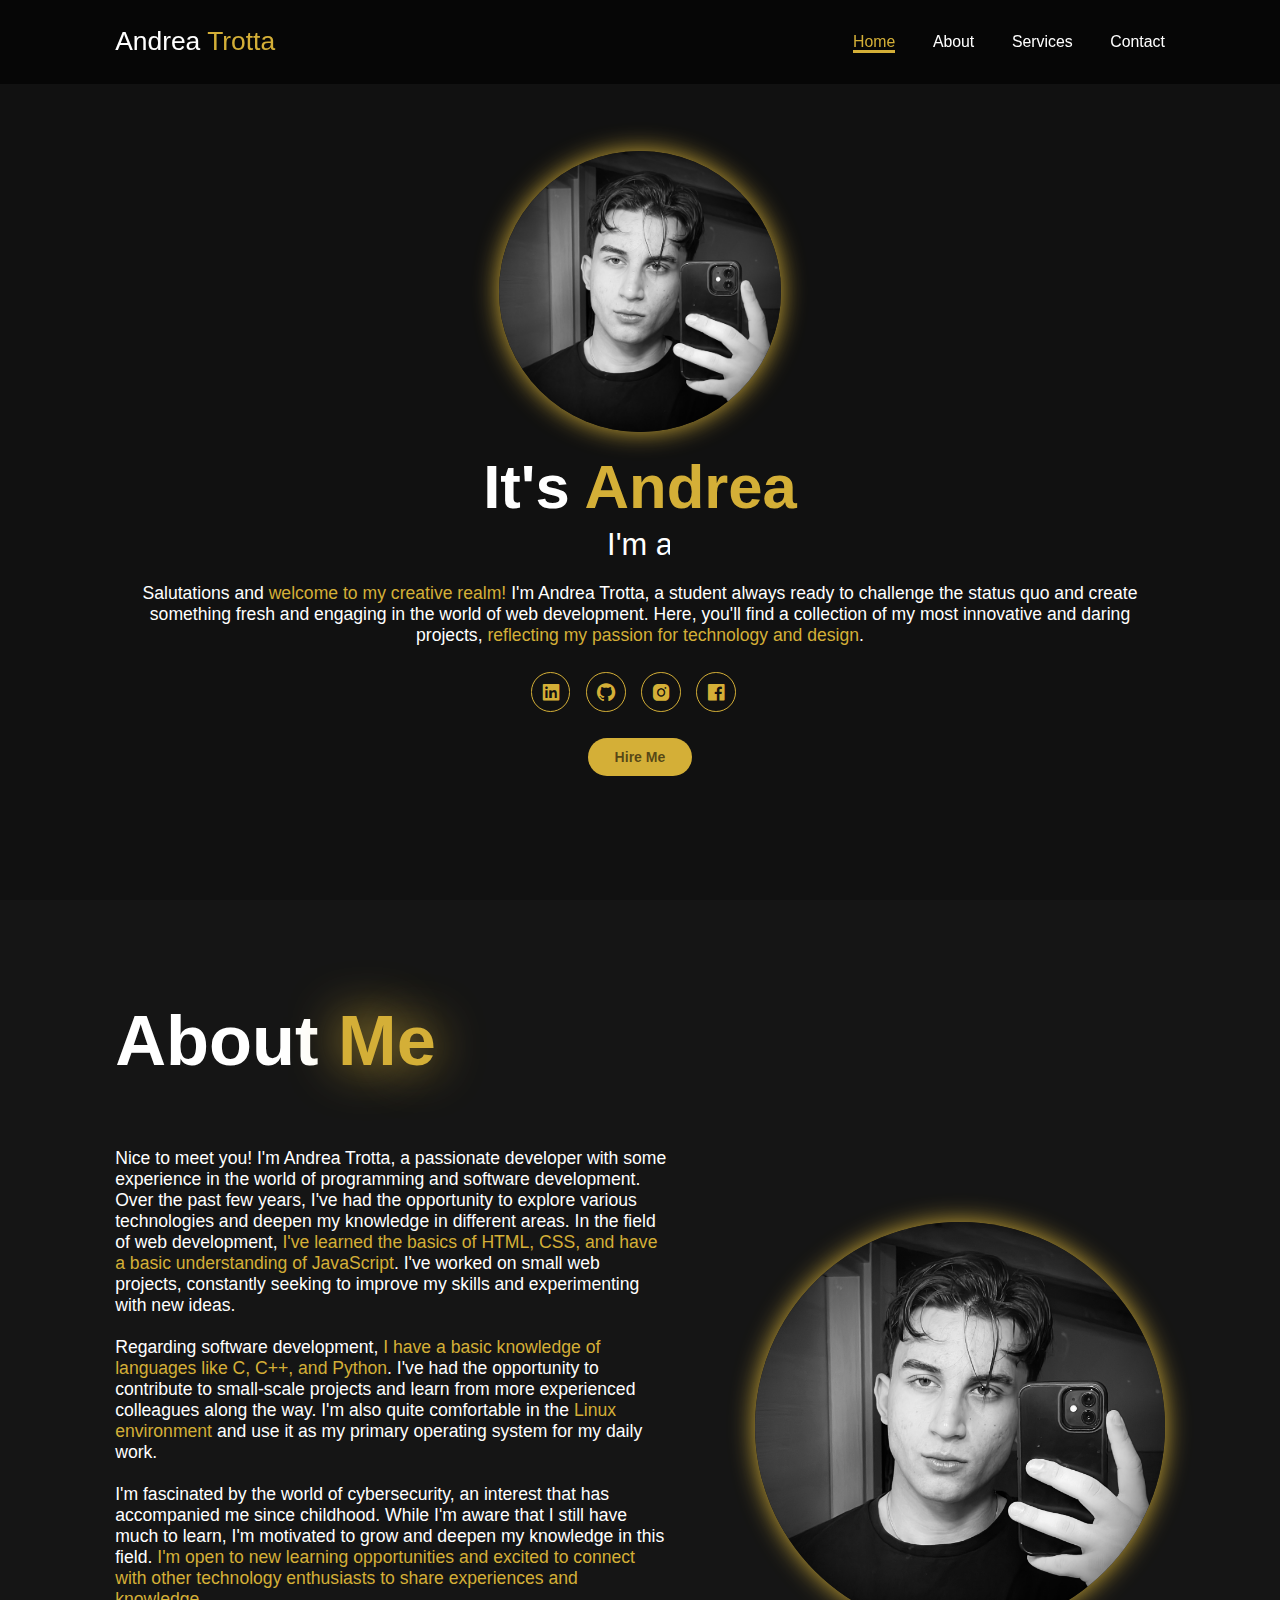
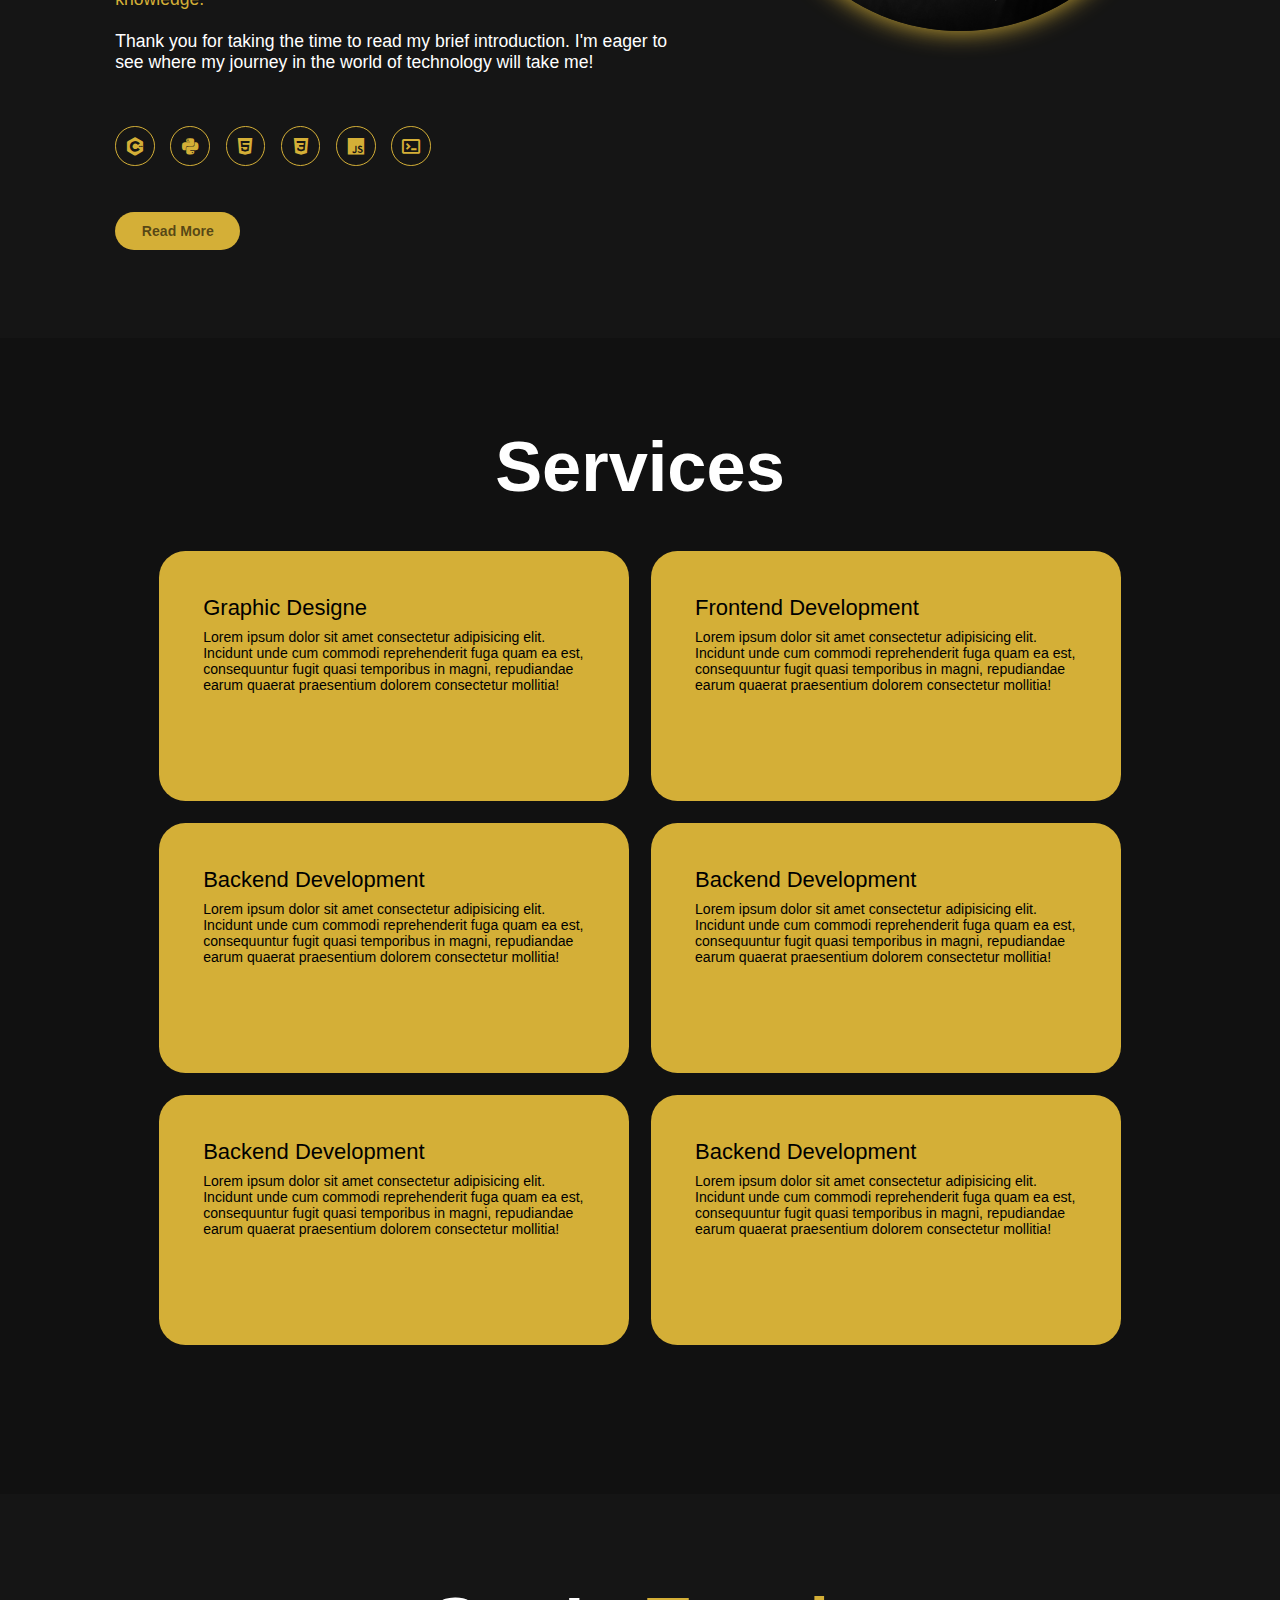
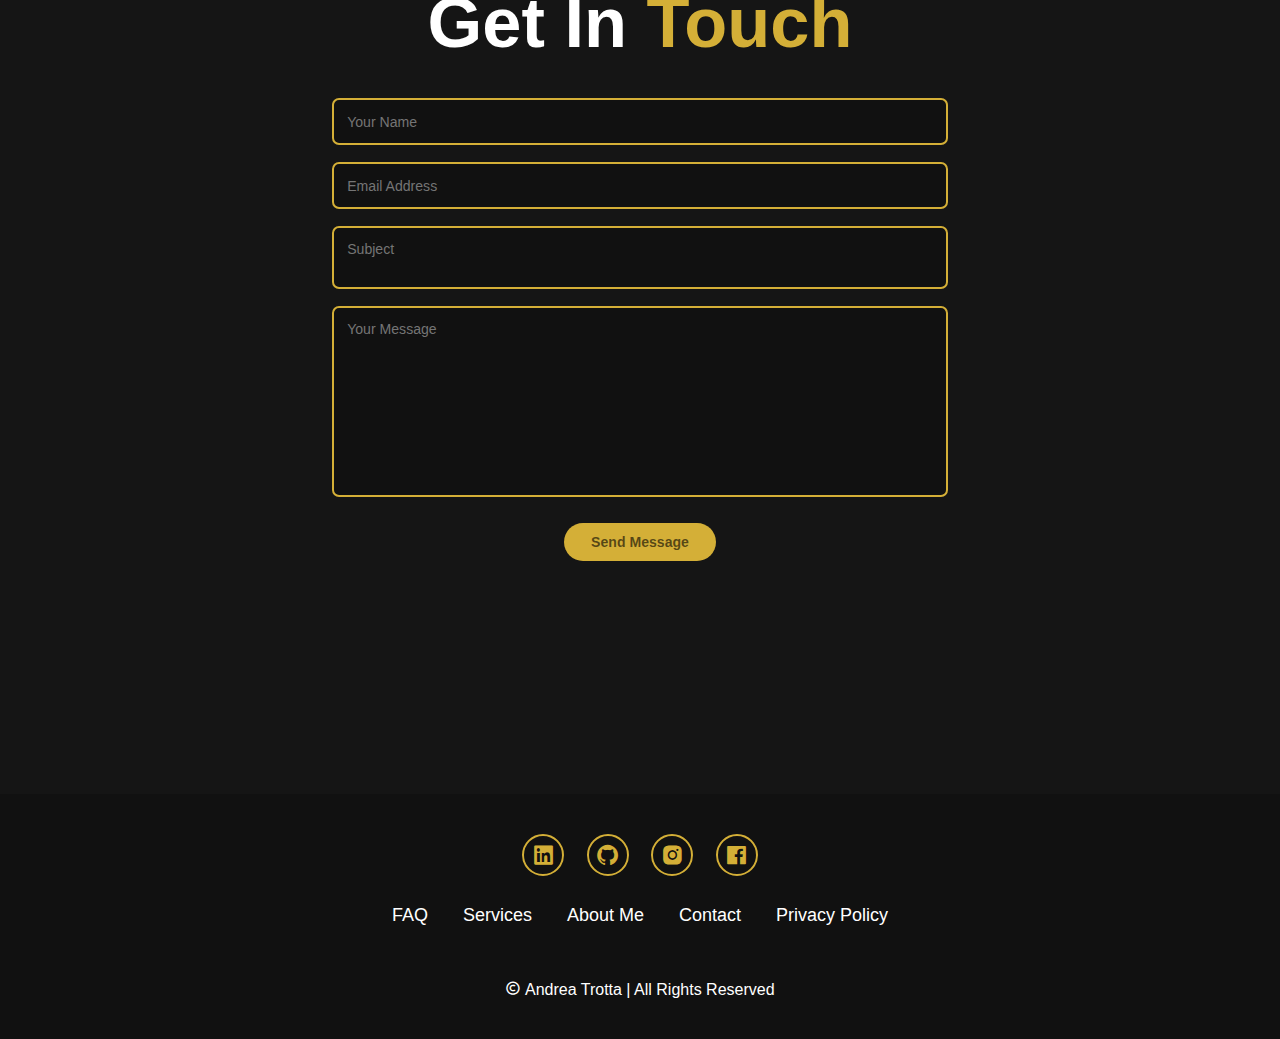
<file: index.html>
<!DOCTYPE html>
<html lang="en">
<head>
    <meta charset="UTF-8">
    <meta name="viewport" content="width=device-width, initial-scale=1.0">
    <title>Andrea Trotta's Portfolio</title>
    <link rel="stylesheet" href="src/css/style.css">
    <link rel="icon" href="src/img/icon.png">
    <link href='https://unpkg.com/boxicons@2.1.4/css/boxicons.min.css' rel='stylesheet'>
</head>
<body>
    <header class="header">
        <a href="#home" class="logo">Andrea <span>Trotta</span></a>

        <i class='bx bx-menu' id="menu-icon"></i>

        <nav class="navbar">
            <a href="#home" class="active">Home</a>
            <a href="#about">About</a>
            <a href="#services">Services</a>
            <a href="#contact">Contact</a>
        </nav>
    </header>

    <section class="home" id="home">
        <div class="home-img">
            <img src="src/img/image.jpg" alt="">
        </div>

        <div class="home-content">
            <h1>It's <span>Andrea</span></h1>
        
            <h3 class="text-animation">
                I'm a <span></span>
            </h3>

            <br><br>
            <p style="font-size: 2rem;">
                Salutations and <span style="color: --main-color;">welcome to my creative realm!</span> I'm Andrea Trotta, a student always ready to challenge the status quo and create something fresh and engaging in the world of web development.
                Here, you'll find a collection of my most innovative and daring projects, <span style="color: --main-color;">reflecting my passion for technology and design</span>. 
            </p>

                <div class="social-icon">
                    <a href="https://www.linkedin.com/in/andrea-trotta-8848802b8/"><i class='bx bxl-linkedin-square'></i></a>
                    <a href="https://github.com/TheRealAndreaTrotta/MyRep"><i class='bx bxl-github'></i></a>
                    <a href="https://www.instagram.com/thedrereal/"><i class='bx bxl-instagram-alt'></i></a>
                    <a href="#"><i class='bx bxl-facebook-square'></i></a>
                </div>

                <a href="#contact" class="btn">Hire Me</a>
        </div>
    </section>
    
    <section class="about" id="about">
        <div class="about-content">
            <h2 class="heading">About <span>Me</span></h2>
            <h3 class="text-animation"><span></span></h3>
            <br>

            <p style="font-size: 2rem;">
                Nice to meet you! I'm Andrea Trotta, a passionate developer with some experience in the world of programming and software development. Over the past few years, I've had the opportunity to explore various technologies and deepen my knowledge in different areas.            
                In the field of web development, <span style="color: --main-color;">I've learned the basics of HTML, CSS, and have a basic understanding of JavaScript</span>. I've worked on small web projects, constantly seeking to improve my skills and experimenting with new ideas.
                <br><br>
                Regarding software development, <span style="color: --main-color;">I have a basic knowledge of languages like C, C++, and Python</span>. I've had the opportunity to contribute to small-scale projects and learn from more experienced colleagues along the way.   
                I'm also quite comfortable in the <span style="color: --main-color;">Linux environment</span> and use it as my primary operating system for my daily work.   
                <br><br>
                I'm fascinated by the world of cybersecurity, an interest that has accompanied me since childhood. While I'm aware that I still have much to learn, I'm motivated to grow and deepen my knowledge in this field.
                <span style="color: --main-color;">I'm open to new learning opportunities and excited to connect with other technology enthusiasts to share experiences and knowledge.</span> 
                <br><br>
                Thank you for taking the time to read my brief introduction. I'm eager to see where my journey in the world of technology will take me!
            </p>

            <div class="social">
                <div class="social-icon">
                    <a href="https://isocpp.org"><i class='bx bxl-c-plus-plus'></i></a>
                    <a href="https://www.python.org"><i class='bx bxl-python'></i></a>
                    <a href="https://html.com"><i class='bx bxl-html5' ></i></a>
                    <a href="https://www.w3.org/Style/CSS/Overview.en.html"><i class='bx bxl-css3' ></i></a>
                    <a href="https://www.javascript.com"><i class='bx bxl-javascript' ></i></a>
                    <a href="https://www.linux.org"><i class='bx bx-terminal'></i></a>
                </div>
            </div>

            <br><br>
            <a href="#" class="btn">Read More</a>
        </div>

        <div class="about-img">
            <img src="src/img/image.jpg" alt="">
        </div>
    </section>

    <section class="services" id="services">
        <h2 class="heading">Services</h2>

        <div class="services-container">

            <div class="services-box">
                <div class="services-info">
                    <h4>Graphic Designe</h4>
                    <p>Lorem ipsum dolor sit amet consectetur adipisicing 
                    elit. Incidunt unde cum commodi reprehenderit fuga 
                    quam ea est, consequuntur fugit quasi temporibus in 
                    magni, repudiandae earum quaerat praesentium dolorem 
                    consectetur mollitia!</p>
                </div>
            </div>

            <div class="services-box">
                <div class="services-info">
                    <h4>Frontend Development</h4>
                    <p>Lorem ipsum dolor sit amet consectetur adipisicing 
                    elit. Incidunt unde cum commodi reprehenderit fuga 
                    quam ea est, consequuntur fugit quasi temporibus in 
                    magni, repudiandae earum quaerat praesentium dolorem 
                    consectetur mollitia!</p>
                </div>
            </div>

            <div class="services-box">
                <div class="services-info">
                    <h4>Backend Development</h4>
                    <p>Lorem ipsum dolor sit amet consectetur adipisicing 
                    elit. Incidunt unde cum commodi reprehenderit fuga 
                    quam ea est, consequuntur fugit quasi temporibus in 
                    magni, repudiandae earum quaerat praesentium dolorem 
                    consectetur mollitia!</p>
                </div>
            </div>

            <div class="services-box">
                <div class="services-info">
                    <h4>Backend Development</h4>
                    <p>Lorem ipsum dolor sit amet consectetur adipisicing 
                    elit. Incidunt unde cum commodi reprehenderit fuga 
                    quam ea est, consequuntur fugit quasi temporibus in 
                    magni, repudiandae earum quaerat praesentium dolorem 
                    consectetur mollitia!</p>
                </div>
            </div>

            <div class="services-box">
                <div class="services-info">
                    <h4>Backend Development</h4>
                    <p>Lorem ipsum dolor sit amet consectetur adipisicing 
                    elit. Incidunt unde cum commodi reprehenderit fuga 
                    quam ea est, consequuntur fugit quasi temporibus in 
                    magni, repudiandae earum quaerat praesentium dolorem 
                    consectetur mollitia!</p>
                </div>
            </div>

            <div class="services-box">
                <div class="services-info">
                    <h4>Backend Development</h4>
                    <p>Lorem ipsum dolor sit amet consectetur adipisicing 
                    elit. Incidunt unde cum commodi reprehenderit fuga 
                    quam ea est, consequuntur fugit quasi temporibus in 
                    magni, repudiandae earum quaerat praesentium dolorem 
                    consectetur mollitia!</p>
                </div>
            </div>

        </div>
    </section>

    <section class="contact" id="contact">
        <h2 class="heading">Get In <span>Touch</span></h2>

        <form action="https://formcarry.com/s/QvT0RXRTFsk" method="POST">

            <div class="input-box">
                <input id="name" type="text" name="name" placeholder="Your Name" required/>
                <input id="email" type="email" name="email" placeholder="Email Address" required/>
                <textarea id="textArea" name="subject" placeholder="Subject" required></textarea>
                <textarea id="textarea" name="textarea" cols="30" rows="10" placeholder="Your Message" required></textarea>
            </div>

            <input type="submit" value="Send Message" class="btn">
        </form>
    </section>

    <footer class="footer">
        <div class="social">
            <div class="social-icon">
                <a href="https://www.linkedin.com/in/andrea-trotta-8848802b8/"><i class='bx bxl-linkedin-square'></i></a>
                <a href="https://github.com/TheRealAndreaTrotta/MyRep"><i class='bx bxl-github'></i></a>
                <a href="https://www.instagram.com/thedrereal/"><i class='bx bxl-instagram-alt'></i></a>
                <a href="#"><i class='bx bxl-facebook-square'></i></a>
            </div>
        </div>

        <ul class="list">
            <li>
                <a href="#">FAQ</a>
            </li>

            <li>
                <a href="#services">Services</a>
            </li>

            <li>
                <a href="#about">About Me</a>
            </li>

            <li>
                <a href="#contact">Contact</a>
            </li>

            <li>
                <a href="#">Privacy Policy</a>
            </li>
        </ul>

        <p class="copyright">
            <i class='bx bx-copyright'></i> Andrea Trotta | All Rights Reserved
        </p>
    </footer>

    <script src="src/js/script.js"></script>
</body>
</html>
</file>
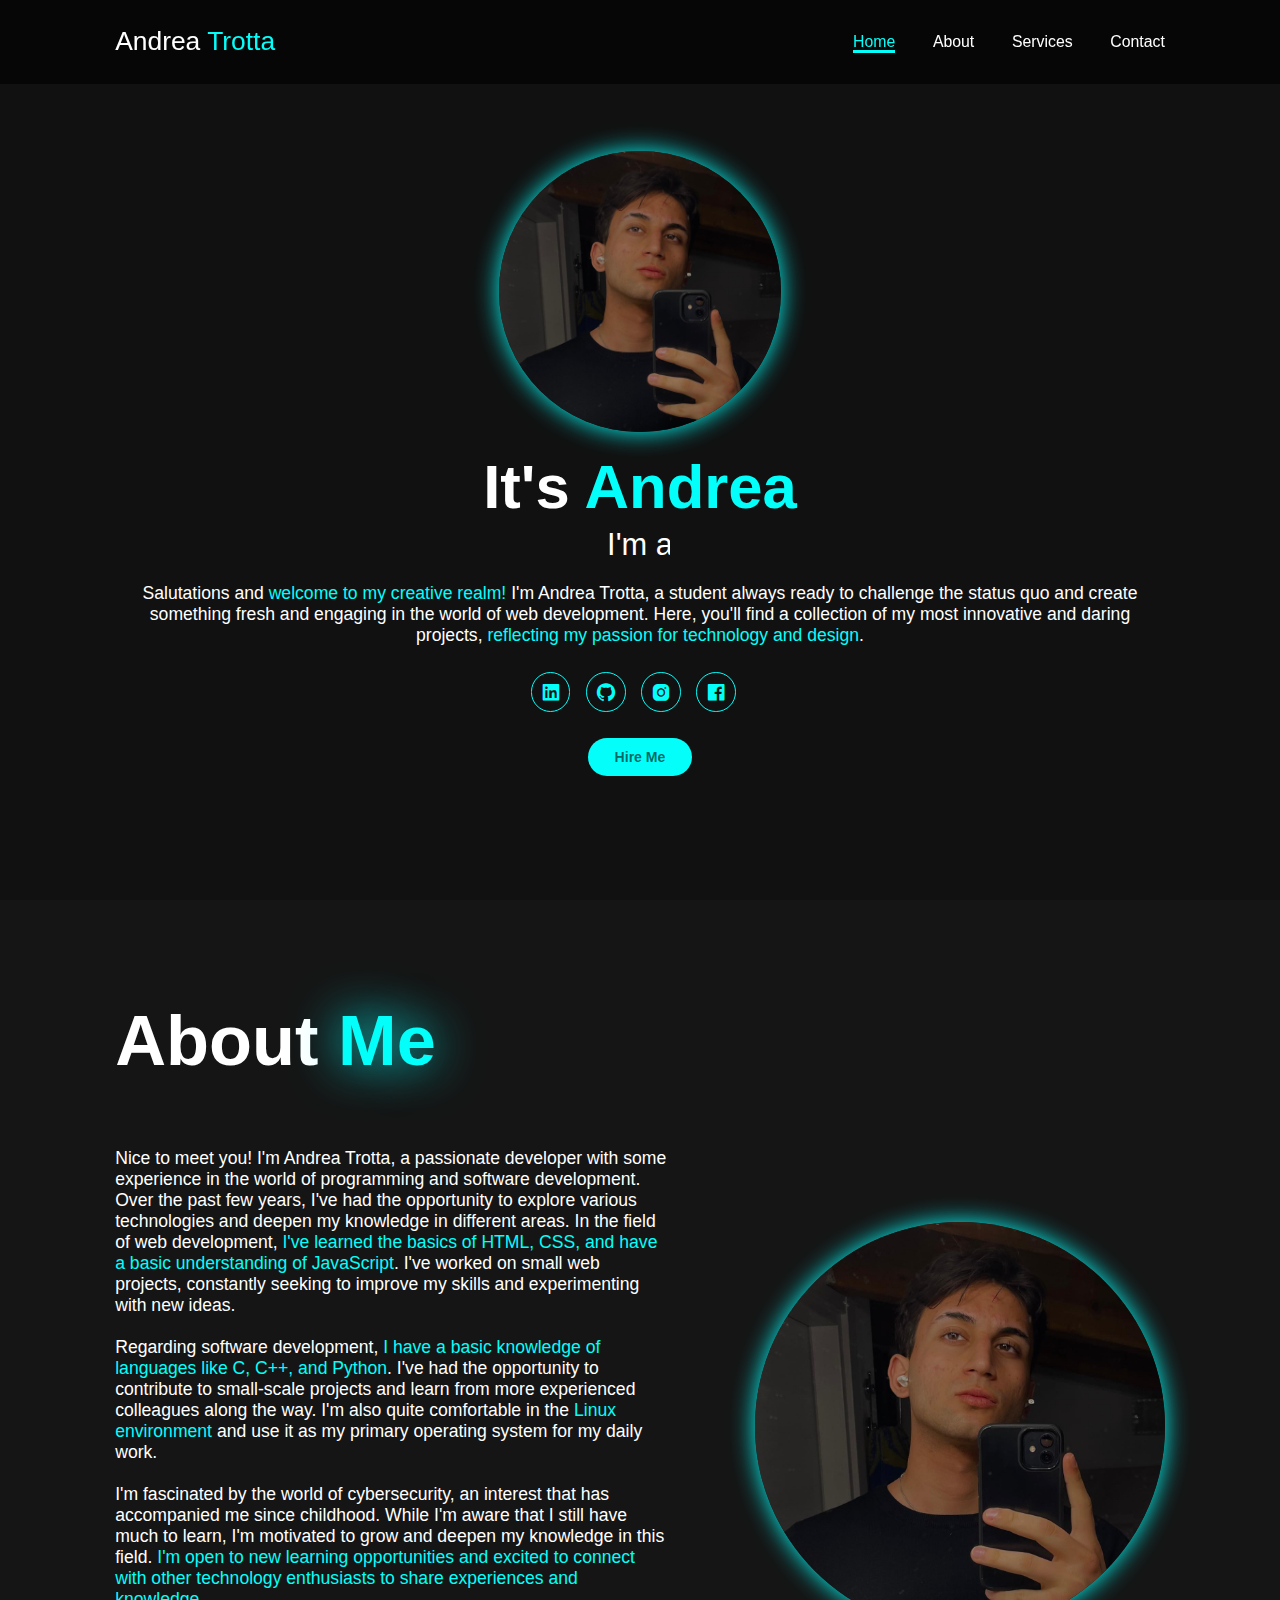
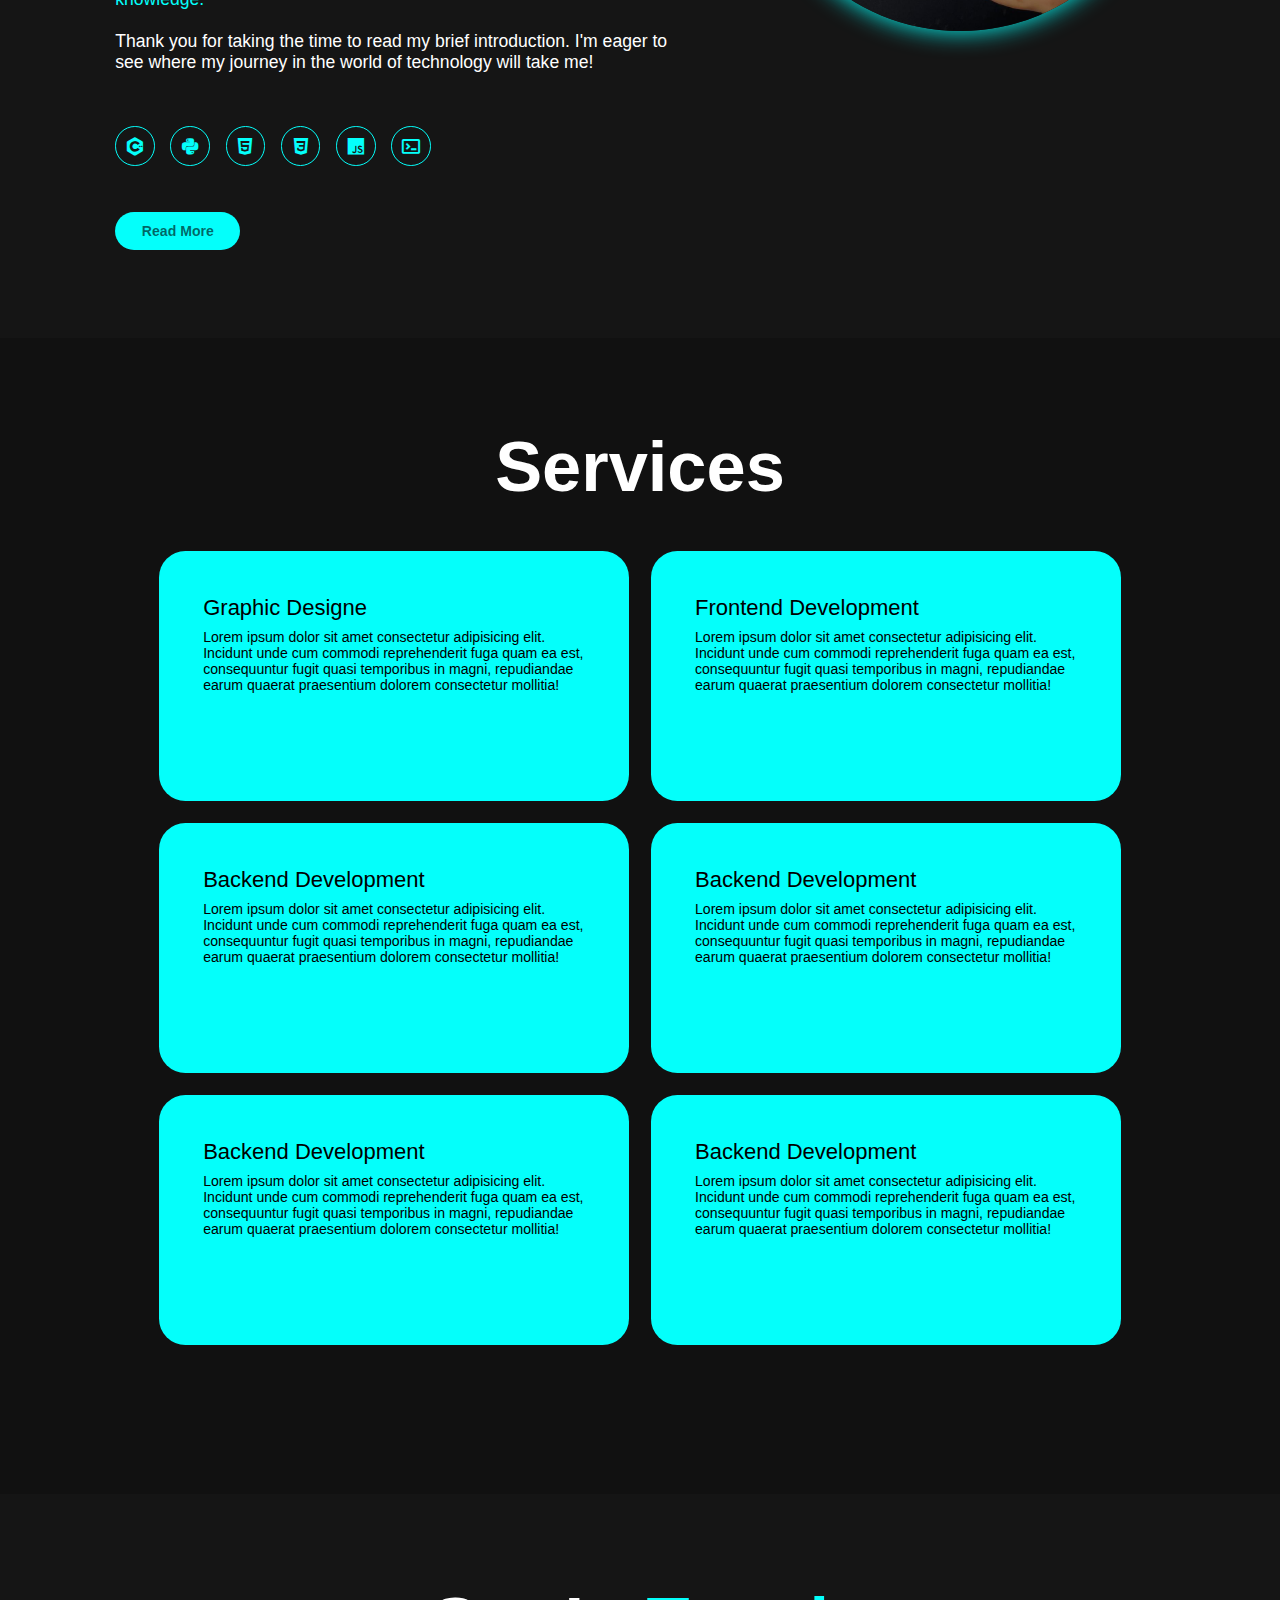
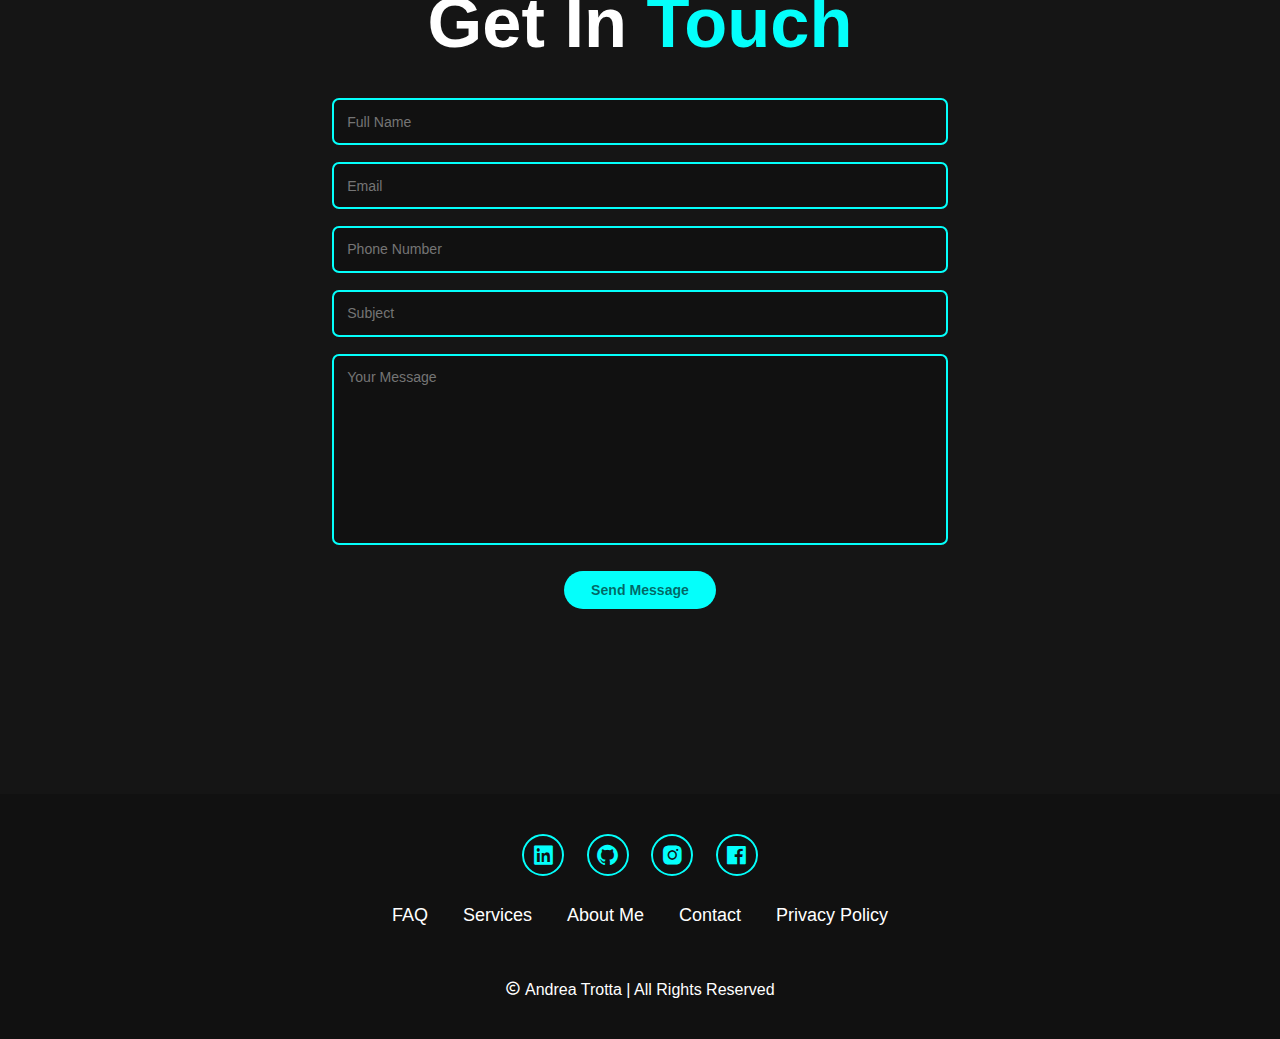
<file: main.html>
<!DOCTYPE html>
<html lang="en">
<head>
    <meta charset="UTF-8">
    <meta name="viewport" content="width=device-width, initial-scale=1.0">
    <title>Andrea Trotta's Portfolio</title>
    <link rel="stylesheet" href="main.css">
    <link rel="icon" href="icon.png">
    <link href='https://unpkg.com/boxicons@2.1.4/css/boxicons.min.css' rel='stylesheet'>
</head>
<body>
    <header class="header">
        <a href="#home" class="logo">Andrea <span>Trotta</span></a>

        <i class='bx bx-menu' id="menu-icon"></i>

        <nav class="navbar">
            <a href="#home" class="active">Home</a>
            <a href="#about">About</a>
            <a href="#services">Services</a>
            <a href="#contact">Contact</a>
        </nav>
    </header>

    <section class="home" id="home">
        <div class="home-img">
            <img src="image.jpg" alt="">
        </div>

        <div class="home-content">
            <h1>It's <span>Andrea</span></h1>
        
            <h3 class="text-animation">
                I'm a <span></span>
            </h3>

            <br><br>
            <p style="font-size: 2rem;">
                Salutations and <span style="color: #04fffb;">welcome to my creative realm!</span> I'm Andrea Trotta, a student always ready to challenge the status quo and create something fresh and engaging in the world of web development.
                Here, you'll find a collection of my most innovative and daring projects, <span style="color: #04fffb;">reflecting my passion for technology and design</span>. 
            </p>

                <div class="social-icon">
                    <a href="https://www.linkedin.com/in/andrea-trotta-8848802b8/"><i class='bx bxl-linkedin-square'></i></a>
                    <a href="https://github.com/TheRealAndreaTrotta/MyRep"><i class='bx bxl-github'></i></a>
                    <a href="https://www.instagram.com/thedrereal/"><i class='bx bxl-instagram-alt'></i></a>
                    <a href="#"><i class='bx bxl-facebook-square'></i></a>
                </div>

                <a href="#contact" class="btn">Hire Me</a>
        </div>
    </section>
    
    <section class="about" id="about">
        <div class="about-content">
            <h2 class="heading">About <span>Me</span></h2>
            <h3 class="text-animation"><span></span></h3>
            <br>

            <p style="font-size: 2rem;">
                Nice to meet you! I'm Andrea Trotta, a passionate developer with some experience in the world of programming and software development. Over the past few years, I've had the opportunity to explore various technologies and deepen my knowledge in different areas.            
                In the field of web development, <span style="color: #04fffb;">I've learned the basics of HTML, CSS, and have a basic understanding of JavaScript</span>. I've worked on small web projects, constantly seeking to improve my skills and experimenting with new ideas.
                <br><br>
                Regarding software development, <span style="color: #04fffb;">I have a basic knowledge of languages like C, C++, and Python</span>. I've had the opportunity to contribute to small-scale projects and learn from more experienced colleagues along the way.   
                I'm also quite comfortable in the <span style="color: #04fffb;">Linux environment</span> and use it as my primary operating system for my daily work.   
                <br><br>
                I'm fascinated by the world of cybersecurity, an interest that has accompanied me since childhood. While I'm aware that I still have much to learn, I'm motivated to grow and deepen my knowledge in this field.
                <span style="color: #04fffb;">I'm open to new learning opportunities and excited to connect with other technology enthusiasts to share experiences and knowledge.</span> 
                <br><br>
                Thank you for taking the time to read my brief introduction. I'm eager to see where my journey in the world of technology will take me!
            </p>

            <div class="social">
                <div class="social-icon">
                    <a href="https://isocpp.org"><i class='bx bxl-c-plus-plus'></i></a>
                    <a href="https://www.python.org"><i class='bx bxl-python'></i></a>
                    <a href="https://html.com"><i class='bx bxl-html5' ></i></a>
                    <a href="https://www.w3.org/Style/CSS/Overview.en.html"><i class='bx bxl-css3' ></i></a>
                    <a href="https://www.javascript.com"><i class='bx bxl-javascript' ></i></a>
                    <a href="https://www.linux.org"><i class='bx bx-terminal'></i></a>
                </div>
            </div>

            <br><br>
            <a href="#" class="btn">Read More</a>
        </div>

        <div class="about-img">
            <img src="image.jpg" alt="">
        </div>
    </section>

    <section class="services" id="services">
        <h2 class="heading">Services</h2>

        <div class="services-container">

            <div class="services-box">
                <div class="services-info">
                    <h4>Graphic Designe</h4>
                    <p>Lorem ipsum dolor sit amet consectetur adipisicing 
                    elit. Incidunt unde cum commodi reprehenderit fuga 
                    quam ea est, consequuntur fugit quasi temporibus in 
                    magni, repudiandae earum quaerat praesentium dolorem 
                    consectetur mollitia!</p>
                </div>
            </div>

            <div class="services-box">
                <div class="services-info">
                    <h4>Frontend Development</h4>
                    <p>Lorem ipsum dolor sit amet consectetur adipisicing 
                    elit. Incidunt unde cum commodi reprehenderit fuga 
                    quam ea est, consequuntur fugit quasi temporibus in 
                    magni, repudiandae earum quaerat praesentium dolorem 
                    consectetur mollitia!</p>
                </div>
            </div>

            <div class="services-box">
                <div class="services-info">
                    <h4>Backend Development</h4>
                    <p>Lorem ipsum dolor sit amet consectetur adipisicing 
                    elit. Incidunt unde cum commodi reprehenderit fuga 
                    quam ea est, consequuntur fugit quasi temporibus in 
                    magni, repudiandae earum quaerat praesentium dolorem 
                    consectetur mollitia!</p>
                </div>
            </div>

            <div class="services-box">
                <div class="services-info">
                    <h4>Backend Development</h4>
                    <p>Lorem ipsum dolor sit amet consectetur adipisicing 
                    elit. Incidunt unde cum commodi reprehenderit fuga 
                    quam ea est, consequuntur fugit quasi temporibus in 
                    magni, repudiandae earum quaerat praesentium dolorem 
                    consectetur mollitia!</p>
                </div>
            </div>

            <div class="services-box">
                <div class="services-info">
                    <h4>Backend Development</h4>
                    <p>Lorem ipsum dolor sit amet consectetur adipisicing 
                    elit. Incidunt unde cum commodi reprehenderit fuga 
                    quam ea est, consequuntur fugit quasi temporibus in 
                    magni, repudiandae earum quaerat praesentium dolorem 
                    consectetur mollitia!</p>
                </div>
            </div>

            <div class="services-box">
                <div class="services-info">
                    <h4>Backend Development</h4>
                    <p>Lorem ipsum dolor sit amet consectetur adipisicing 
                    elit. Incidunt unde cum commodi reprehenderit fuga 
                    quam ea est, consequuntur fugit quasi temporibus in 
                    magni, repudiandae earum quaerat praesentium dolorem 
                    consectetur mollitia!</p>
                </div>
            </div>

        </div>
    </section>

    <section class="contact" id="contact">
        <h2 class="heading">Get In <span>Touch</span></h2>

        <form action="#">

            <div class="input-box">
                <input type="text" placeholder="Full Name" required>
                <input type="email" placeholder="Email" required>
                <input type="text" placeholder="Phone Number">
                <input type="text" placeholder="Subject" required>
            
                <textarea name="textarea" id="textarea" cols="30" rows="10" placeholder="Your Message" required></textarea>
            </div>

            <input type="submit" value="Send Message" class="btn">
        </form>
    </section>

    <footer class="footer">
        <div class="social">
            <div class="social-icon">
                <a href="https://www.linkedin.com/in/andrea-trotta-8848802b8/"><i class='bx bxl-linkedin-square'></i></a>
                <a href="https://github.com/TheRealAndreaTrotta/MyRep"><i class='bx bxl-github'></i></a>
                <a href="https://www.instagram.com/thedrereal/"><i class='bx bxl-instagram-alt'></i></a>
                <a href="#"><i class='bx bxl-facebook-square'></i></a>
            </div>
        </div>

        <ul class="list">
            <li>
                <a href="#">FAQ</a>
            </li>

            <li>
                <a href="#services">Services</a>
            </li>

            <li>
                <a href="#about">About Me</a>
            </li>

            <li>
                <a href="#contact">Contact</a>
            </li>

            <li>
                <a href="#">Privacy Policy</a>
            </li>
        </ul>

        <p class="copyright">
            <i class='bx bx-copyright'></i> Andrea Trotta | All Rights Reserved
        </p>
    </footer>

    <script src="main.js"></script>
</body>
</html>
</file>
<file: src/css/style.css>
* {
    margin: 0;
    padding: 0;
    box-sizing: border-box;
    text-decoration: none;
    border: none;
    outline: none;
    scroll-behavior: smooth;
    font-family: "Poppins", sans-serif;
}

:root{
    --bg-color: #111111;
    --second-bg-color: #151515;
    --text-color: white;
    --main-color: #D4AF37
    /*--main-color: #04fffb*/
}

html{
    font-size: 62.5%;
    overflow-x: hidden;
}

body{
    background-color: var(--bg-color);
    color: var(--text-color);
}

.header{
    position: fixed;
    top: 0;
    width: 100%;
    padding: 3rem 9%;
    background: rgba(0, 0, 0, 0.6);
    backdrop-filter: blur(10px);
    display: flex;
    justify-content: space-between;
    align-items: center;
    z-index: 100;
}

.logo{
    font-size: 3rem;
    color: var(--text-color);
    cursor: pointer;
    transition: 0.3s ease-in-out;
}

.logo:hover{
    transform: scale(1.1);
}

.navbar a{
    font-size: 1.8rem;
    color: white;
    margin-left: 4rem;
    font-weight: 500;
    transition: 0.3 ease-in-out;
    border-bottom: 3px solid transparent;
}

.navbar a:hover,
.navbar a.active{
    color: var(--main-color);
    border-bottom: 3px solid var(--main-color);
}

#menu-icon{
    font-size: 3.6rem;
    color: var(--main-color);
    display: none;
}

section{
    min-height: 100vh;
    padding: 10rem 9% 10rem;
}

.home{
    display: flex;
    justify-content: center;
    align-items: center;
    flex-direction: column;
    gap: 1rem;
}

.home-content{
    display: flex;
    align-items: center;
    justify-content: center;
    flex-direction: column;
    text-align: center;
    margin-top: 3rem;
}

span{
    color: var(--main-color);
}

.logo span{
    color: var(--main-color);
}

.home-content h3{
    margin-top: 2rem;
    margin-top: 1rem;
    font-size: 3.5rem;
}

.home-content h1{
    font-size: 7rem;
    font-weight: 700;
    margin-top: 1.5rem;
    line-height: 1;
}

.home-img{
    border-radius: 50%;
}

.home-img img{
    position: relative;
    top: 3rem;
    width: 22vw;
    border-radius: 50%;
    box-shadow: 0 0 25px var(--main-color);
    cursor: pointer;
    transition: 0.4s ease-in-out;
}

.home-img img:hover{
    box-shadow: 0 0 50px var(--main-color), 0 0 100px var(--main-color);
}

.home-content p{
    font-size: 1.5rem;
    font-weight: 500;
    max-width: 10000px;
}

.social-icon a{
    display: inline-flex;
    justify-content: center;
    align-items: center;
    width: 4.5rem;
    height: 4.5rem;
    background: transparent;
    border: 0.2rem solid var(--main-color);
    font-size: 2.5rem;
    border-radius: 50%;
    color: var(--main-color);
    margin: 3rem 1.5rem 3rem 0;
    transition: 0.3s ease-in-out;
}

.social-icon a:hover{
    color: white;
    transform: scale(1.3)translateY(-5px);
    box-shadow: 0 0 25px var(--main-color);
    background-color: var(--main-color);
}

.btn{
    display: inline-block;
    padding: 1rem 2.8rem;
    background: var(--main-color);
    border-radius: 4rem;
    font-size: 1.6rem;
    color: rgba(0, 0, 0, 0.6);
    font-weight: bolder;
    border: 2px solid transparent;
    transition: 0.3 ease-in-out;
    cursor: pointer;
}

.btn:hover{
    transform: scale(1.05);
    box-shadow: 0 0 25px var(--main-color);
}

.text-animation {
    font-size: 34px;
    font-weight: 280;
    min-width: 280px; 
}

.text-animation span{
    position: relative;
}

.text-animation span::before {
    content: attr(data-text); 
    color: var(--main-color);
    animation: words 20s infinite; 
}

.text-animation span::after {
    content: "";
    background-color: var(--bg-color);
    position: absolute;
    width: calc(100% + 8px);
    height: 100%;
    border-left: 3px solid var(--bg-color);
    right: -8px;
    animation: cursor 0.6s infinite, typing 20s steps(14) infinite; 
}

@keyframes cursor {
    to {
        border-left: 2px solid var(--main-color);
    }
}

@keyframes words { 
    0%, 100% {
        content: 'Web Developer';
    }
}

@keyframes typing {
    10%, 15%, 30%, 35%, 50%, 55%, 70%, 75%, 90%, 95% {
        width: 0;
    }
    5%, 20%, 25%, 40%, 45%, 60%, 65%, 80%, 85% {
        width: calc(100% + 8px);
    }
}

.about{
    display: flex;
    justify-content: center;
    align-items: center;
    gap: 10rem;
    background: var(--second-bg-color);
    color: white;
}

.about h2 span{
    color: var(--main-color);
    text-shadow: 0 0 50px var(--main-color);
}

.about-img{
    border-radius: 50%;
}

.about-img img{
    position: relative;
    width: 32vw;
    border-radius: 50%;
    box-shadow: 0 0 25px var(--main-color);
    top: 1rem;
    cursor: pointer;
    transition: 0.4s ease-in-out;
}

.about-img img:hover{
    box-shadow: 0 0 50px var(--main-color), 0 0 100px var(--main-color);
}

.heading{
    text-align: center;
    font-size: 8rem;
}

.about-content h2{
    text-align: left;
    line-height: 1.5;
}

.about-content h3{
    font-size: 2.6rem;
}

.about-content p{
    font-size: 1.6rem;
    margin: 2rem 0 3rem;
}

.about-content .text-animation span::before {
    content: 'Web Developer'; 
    color: var(--main-color);
    animation: words 20s infinite; 
}

.about-content .text-animation span::after {
    content: "";
    background-color: var(--second-bg-color);
    position: absolute;
    width: calc(100% + 8px);
    height: 100%;
    border-left: 3px solid var(--second-bg-color);
    right: -8px;
    animation: cursor 0.6s infinite, typing 20s steps(14) infinite; 
}

::-webkit-scrollbar{
    width: 15px;
}

::-webkit-scrollbar-thumb{
    background-color: var(--main-color);
}

::-webkit-scrollbar-track{
    background-color: var(--bg-color);
    width: 50px;
}

.services{
    background: var(--bg-color);
    color: white;
}

.services h2{
    margin-bottom: 5rem;
    color: white;
}

.services-container{
    display: grid;
    grid-template-columns: repeat(3,1fr);
    align-items: center;
    gap: 2.5rem;
}

.services-box{
    background-color: var(--main-color);
    color: black;
    height: 250px;
    border-radius: 3rem;
    cursor: pointer;
    transition: 0.3s ease-in-out;
}

.services-box:hover{
    background: white;
    color: var(--main-color);
    transform: scale(1.03);
}

.services-box .services-info{
    display: flex;
    flex-direction: column;
    text-align: left;
    max-height: 200px;
    justify-content: center;
    align-items: baseline;
    padding: 5em;
}

.services-info h4{
    font-size: 2.5rem;
    font-weight: 500;
    margin-bottom: 1rem;
}

.services-info p{
    font-size: 1.6rem;
    font-weight: 400;
    max-height: 100px;
    margin: auto;
}

.contact{
    background-color: var(--second-bg-color);
}

.contact h2{
    margin-bottom: 3rem;
    color: white;
}

.contact form{
    max-width: 70rem;
    margin: 1rem auto;
    text-align: center;
    margin-bottom: 3rem;
}

.contact form .input-box{
    display: flex;
    justify-content: center;
    flex-wrap: wrap;
}

.contact form .input-box input, .contact form textarea{
    width: 100%;
    padding: 1.5rem;
    font-size: 1.6rem;
    color: var(--text-color);
    background: var(--bg-color);
    border-radius: 0.8rem;
    border: 2px solid var(--main-color);
    margin: 1rem 0;
    resize: none;
}

.contact form .btn{
    margin-top: 2rem;
}

.footer{
    position: relative;
    bottom: 0;
    width: 100%;
    padding: 40px 0;
    background-color: var(--bg-color);
}

.footer .social{
    text-align: center;
    padding-bottom: 25px;
    color: var(--main-color);
}

.footer .social a{
    font-size: 25px;
    color: var(--main-color);
    border: 2px solid var(--main-color);
    width: 42px;
    height: 42px;
    line-height: 42px;
    display: inline-block;
    text-align: center;
    border-radius: 50%;
    margin: 0 10px;
    transition: 0.3 ease-in-out;
}

.footer .social a:hover{
    transform: scale(1.2) translateY(-10px);
    background-color: var(--main-color);
    color: var(--text-color);
    box-shadow: 0 0 25px var(--main-color);
}

.footer ul{
    margin-top: 0;
    padding: 0;
    font-size: 18px;
    line-height: 1.6;
    margin-bottom: 0;
    text-align: center;
}

.footer ul li a{
    color: white;
    border-bottom: 3px solid transparent;
    transition: 0.3s ease-in-out;
}

footer ul li a:hover{
    color: var(--main-color);
    border-bottom: 3px solid var(--main-color);
}

.footer ul li{
    display: inline-block;
    padding: 0 15px;
}

.footer .copyright{
    margin-top: 50px;
    text-align: center;
    font-size: 16px;
    color: white;
}

@media(max-width: 1285px){
    html{
        font-size: 55%;
    }
    .services-container{
        padding-bottom: 7rem;
        grid-template-columns: repeat(2,1fr);
        margin: 0 5rem;
    }
}

@media(max-width: 991px){
    header{
        padding: 2rem 3%;
    }
    section{
        padding: 10rem 3% 2rem;
    }
    .services{
        padding-bottom: 7rem;
    }
    .footer{
        padding: 2rem 3%;
    }
}

@media(max-width: 895px){
    #menu-icon{
        display: block;
    }
    .navbar{
        position: absolute;
        top: 100%;
        right: 0;
        width: 50%;
        padding: 1rem 3%;
        background: rgba(0, 0, 0, 0.9);
        backdrop-filter: blur(20px);
        border-bottom-left-radius: 2rem;
        border-left: 2px solid var(--main-color);
        border-bottom: 2px solid var(--main-color);
        display: none;
    }
    .navbar.active{
        display: block;
    }
    
    .navbar a{
        display: block;
        font-size: 2rem;
        margin: 3rem 0;
        color: white;
    }
    
    .home{
        flex-direction: column;
        margin: 5rem 4rem;
    }
    
    .home-content h3{
        font-size: 2.6rem;
    }
    
    .home-content h1{
        font-size: 8rem;
        margin-top: 3rem;
    }
    
    .home-content p{
        max-width: 600px;
        margin: 0 auto;
    }
    
    .home-img img{
        width: 56vw;
        margin-top: -2rem;
    }
    
    .about{
        flex-direction: column-reverse;
    }
    
    .about-content{
        margin: 0 2rem 4rem;
    }
    
    .about img{
        width: 52vw;
        margin-top: 1rem;
        margin-bottom: 3rem;
    }
    
    .services h2{
        margin-bottom: 3rem;
    }
    
    .services-container{
        grid-template-columns: repeat(1,1fr);
    }
}
</file>
<file: main.css>
* {
    margin: 0;
    padding: 0;
    box-sizing: border-box;
    text-decoration: none;
    border: none;
    outline: none;
    scroll-behavior: smooth;
    font-family: "Poppins", sans-serif;
}

:root{
    --bg-color: #111111;
    --second-bg-color: #151515;
    --text-color: white;
    --main-color: #04fffb
}

html{
    font-size: 62.5%;
    overflow-x: hidden;
}

body{
    background-color: var(--bg-color);
    color: var(--text-color);
}

.header{
    position: fixed;
    top: 0;
    width: 100%;
    padding: 3rem 9%;
    background: rgba(0, 0, 0, 0.6);
    backdrop-filter: blur(10px);
    display: flex;
    justify-content: space-between;
    align-items: center;
    z-index: 100;
}

.logo{
    font-size: 3rem;
    color: var(--text-color);
    cursor: pointer;
    transition: 0.3s ease-in-out;
}

.logo:hover{
    transform: scale(1.1);
}

.navbar a{
    font-size: 1.8rem;
    color: white;
    margin-left: 4rem;
    font-weight: 500;
    transition: 0.3 ease-in-out;
    border-bottom: 3px solid transparent;
}

.navbar a:hover, .navbar a.active{
    color: var(--main-color);
    border-bottom: 3px solid var(--main-color);
}

#menu-icon{
    font-size: 3.6rem;
    color: var(--main-color);
    display: none;
}

section{
    min-height: 100vh;
    padding: 10rem 9% 10rem;
}

.home{
    display: flex;
    justify-content: center;
    align-items: center;
    flex-direction: column;
    gap: 1rem;
}

.home-content{
    display: flex;
    align-items: center;
    justify-content: center;
    flex-direction: column;
    text-align: center;
    margin-top: 3rem;
}

span{
    color: var(--main-color);
}

.logo span{
    color: var(--main-color);
}

.home-content h3{
    margin-top: 2rem;
    margin-top: 1rem;
    font-size: 3.5rem;
}

.home-content h1{
    font-size: 7rem;
    font-weight: 700;
    margin-top: 1.5rem;
    line-height: 1;
}

.home-img{
    border-radius: 50%;
}

.home-img img{
    position: relative;
    top: 3rem;
    width: 22vw;
    border-radius: 50%;
    box-shadow: 0 0 25px var(--main-color);
    cursor: pointer;
    transition: 0.4s ease-in-out;
}

.home-img img:hover{
    box-shadow: 0 0 50px var(--main-color), 0 0 100px var(--main-color);
}

.home-content p{
    font-size: 1.5rem;
    font-weight: 500;
    max-width: 10000px;
}

.social-icon a{
    display: inline-flex;
    justify-content: center;
    align-items: center;
    width: 4.5rem;
    height: 4.5rem;
    background: transparent;
    border: 0.2rem solid var(--main-color);
    font-size: 2.5rem;
    border-radius: 50%;
    color: var(--main-color);
    margin: 3rem 1.5rem 3rem 0;
    transition: 0.3s ease-in-out;
}

.social-icon a:hover{
    color: white;
    transform: scale(1.3)translateY(-5px);
    box-shadow: 0 0 25px var(--main-color);
    background-color: var(--main-color);
}

.btn{
    display: inline-block;
    padding: 1rem 2.8rem;
    background: var(--main-color);
    border-radius: 4rem;
    font-size: 1.6rem;
    color: rgba(0, 0, 0, 0.6);
    font-weight: bolder;
    border: 2px solid transparent;
    transition: 0.3 ease-in-out;
    cursor: pointer;
}

.btn:hover{
    transform: scale(1.05);
    box-shadow: 0 0 25px var(--main-color);
}

.text-animation {
    font-size: 34px;
    font-weight: 280;
    min-width: 280px; 
}

.text-animation span{
    position: relative;
}

.text-animation span::before {
    content: attr(data-text); 
    color: var(--main-color);
    animation: words 20s infinite; 
}

.text-animation span::after {
    content: "";
    background-color: var(--bg-color);
    position: absolute;
    width: calc(100% + 8px);
    height: 100%;
    border-left: 3px solid var(--bg-color);
    right: -8px;
    animation: cursor 0.6s infinite, typing 20s steps(14) infinite; 
}

@keyframes cursor {
    to {
        border-left: 2px solid var(--main-color);
    }
}

@keyframes words { 
    0%, 100% {
        content: 'Web Developer';
    }
}

@keyframes typing {
    10%, 15%, 30%, 35%, 50%, 55%, 70%, 75%, 90%, 95% {
        width: 0;
    }
    5%, 20%, 25%, 40%, 45%, 60%, 65%, 80%, 85% {
        width: calc(100% + 8px);
    }
}

.about{
    display: flex;
    justify-content: center;
    align-items: center;
    gap: 10rem;
    background: var(--second-bg-color);
    color: white;
}

.about h2 span{
    color: var(--main-color);
    text-shadow: 0 0 50px var(--main-color);
}

.about-img{
    border-radius: 50%;
}

.about-img img{
    position: relative;
    width: 32vw;
    border-radius: 50%;
    box-shadow: 0 0 25px var(--main-color);
    top: 1rem;
    cursor: pointer;
    transition: 0.4s ease-in-out;
}

.about-img img:hover{
    box-shadow: 0 0 50px var(--main-color), 0 0 100px var(--main-color);
}

.heading{
    text-align: center;
    font-size: 8rem;
}

.about-content h2{
    text-align: left;
    line-height: 1.5;
}

.about-content h3{
    font-size: 2.6rem;
}

.about-content p{
    font-size: 1.6rem;
    margin: 2rem 0 3rem;
}

.about-content .text-animation span::before {
    content: 'Web Developer'; 
    color: var(--main-color);
    animation: words 20s infinite; 
}

.about-content .text-animation span::after {
    content: "";
    background-color: var(--second-bg-color);
    position: absolute;
    width: calc(100% + 8px);
    height: 100%;
    border-left: 3px solid var(--second-bg-color);
    right: -8px;
    animation: cursor 0.6s infinite, typing 20s steps(14) infinite; 
}

::-webkit-scrollbar{
    width: 15px;
}

::-webkit-scrollbar-thumb{
    background-color: var(--main-color);
}

::-webkit-scrollbar-track{
    background-color: var(--bg-color);
    width: 50px;
}

.services{
    background: var(--bg-color);
    color: white;
}

.services h2{
    margin-bottom: 5rem;
    color: white;
}

.services-container{
    display: grid;
    grid-template-columns: repeat(3,1fr);
    align-items: center;
    gap: 2.5rem;
}

.services-box{
    background-color: var(--main-color);
    color: black;
    height: 250px;
    border-radius: 3rem;
    cursor: pointer;
    transition: 0.3s ease-in-out;
}

.services-box:hover{
    background: white;
    color: var(--main-color);
    transform: scale(1.03);
}

.services-box .services-info{
    display: flex;
    flex-direction: column;
    text-align: left;
    max-height: 200px;
    justify-content: center;
    align-items: baseline;
    padding: 5em;
}

.services-info h4{
    font-size: 2.5rem;
    font-weight: 500;
    margin-bottom: 1rem;
}

.services-info p{
    font-size: 1.6rem;
    font-weight: 400;
    max-height: 100px;
    margin: auto;
}

.contact{
    background-color: var(--second-bg-color);
}

.contact h2{
    margin-bottom: 3rem;
    color: white;
}

.contact form{
    max-width: 70rem;
    margin: 1rem auto;
    text-align: center;
    margin-bottom: 3rem;
}

.contact form .input-box{
    display: flex;
    justify-content: center;
    flex-wrap: wrap;
}

.contact form .input-box input, .contact form textarea{
    width: 100%;
    padding: 1.5rem;
    font-size: 1.6rem;
    color: var(--text-color);
    background: var(--bg-color);
    border-radius: 0.8rem;
    border: 2px solid var(--main-color);
    margin: 1rem 0;
    resize: none;
}

.contact form .btn{
    margin-top: 2rem;
}

.footer{
    position: relative;
    bottom: 0;
    width: 100%;
    padding: 40px 0;
    background-color: var(--bg-color);
}

.footer .social{
    text-align: center;
    padding-bottom: 25px;
    color: var(--main-color);
}

.footer .social a{
    font-size: 25px;
    color: var(--main-color);
    border: 2px solid var(--main-color);
    width: 42px;
    height: 42px;
    line-height: 42px;
    display: inline-block;
    text-align: center;
    border-radius: 50%;
    margin: 0 10px;
    transition: 0.3 ease-in-out;
}

.footer .social a:hover{
    transform: scale(1.2) translateY(-10px);
    background-color: var(--main-color);
    color: var(--text-color);
    box-shadow: 0 0 25px var(--main-color);
}

.footer ul{
    margin-top: 0;
    padding: 0;
    font-size: 18px;
    line-height: 1.6;
    margin-bottom: 0;
    text-align: center;
}

.footer ul li a{
    color: white;
    border-bottom: 3px solid transparent;
    transition: 0.3s ease-in-out;
}

footer ul li a:hover{
    color: var(--main-color);
    border-bottom: 3px solid var(--main-color);
}

.footer ul li{
    display: inline-block;
    padding: 0 15px;
}

.footer .copyright{
    margin-top: 50px;
    text-align: center;
    font-size: 16px;
    color: white;
}

@media(max-width: 1285px){
    html{
        font-size: 55%;
    }
    .services-container{
        padding-bottom: 7rem;
        grid-template-columns: repeat(2,1fr);
        margin: 0 5rem;
    }
}

@media(max-width: 991px){
    header{
        padding: 2rem 3%;
    }
    section{
        padding: 10rem 3% 2rem;
    }
    .services{
        padding-bottom: 7rem;
    }
    .footer{
        padding: 2rem 3%;
    }
}

@media(max-width: 895px){
    #menu-icon{
        display: block;
    }
    .navbar{
        position: absolute;
        top: 100%;
        right: 0;
        width: 50%;
        padding: 1rem 3%;
        background: rgba(0, 0, 0, 0.9);
        backdrop-filter: blur(20px);
        border-bottom-left-radius: 2rem;
        border-left: 2px solid var(--main-color);
        border-bottom: 2px solid var(--main-color);
        display: none;
    }
    .navbar.active{
        display: block;
    }
    
    .navbar a{
        display: block;
        font-size: 2rem;
        margin: 3rem 0;
        color: white;
    }
    
    .home{
        flex-direction: column;
        margin: 5rem 4rem;
    }
    
    .home-content h3{
        font-size: 2.6rem;
    }
    
    .home-content h1{
        font-size: 8rem;
        margin-top: 3rem;
    }
    
    .home-content p{
        max-width: 600px;
        margin: 0 auto;
    }
    
    .home-img img{
        width: 56vw;
        margin-top: -2rem;
    }
    
    .about{
        flex-direction: column-reverse;
    }
    
    .about-content{
        margin: 0 2rem 4rem;
    }
    
    .about img{
        width: 52vw;
        margin-top: 1rem;
        margin-bottom: 3rem;
    }
    
    .services h2{
        margin-bottom: 3rem;
    }
    
    .services-container{
        grid-template-columns: repeat(1,1fr);
    }
}
</file>
